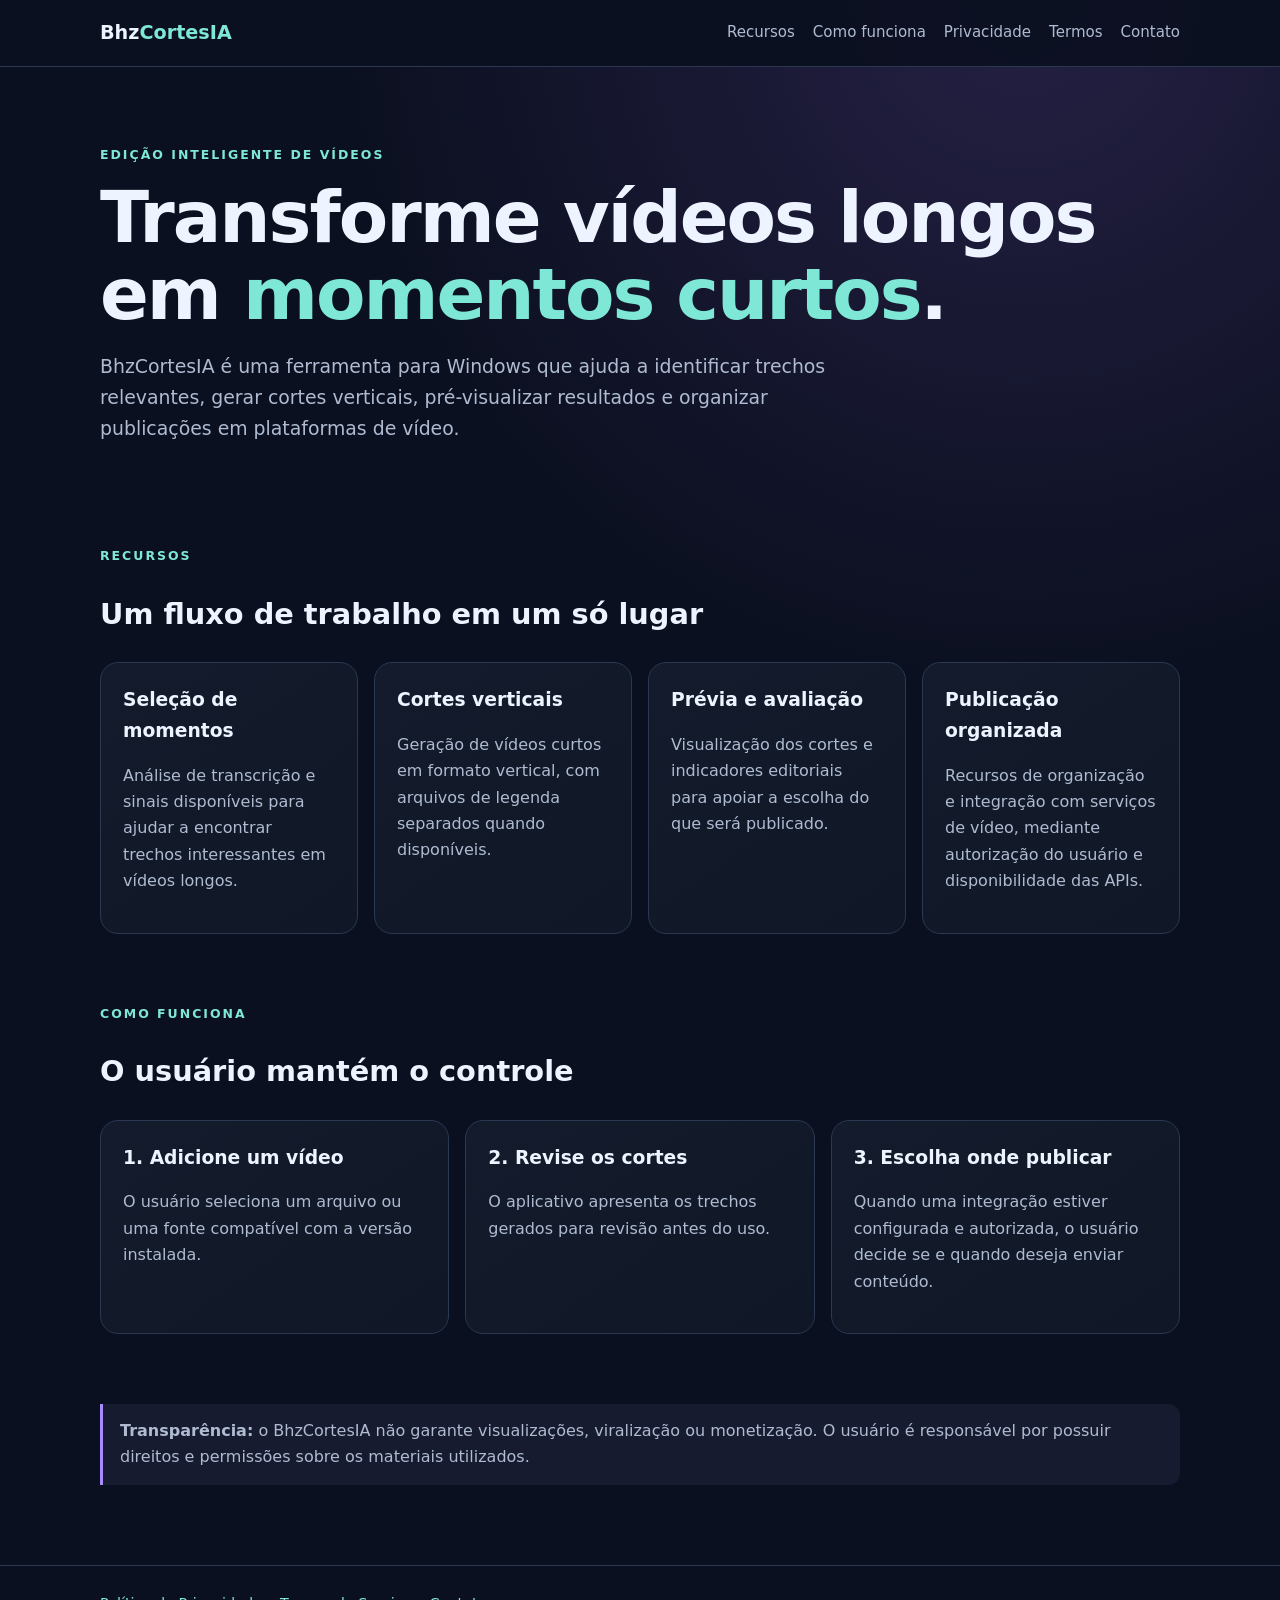
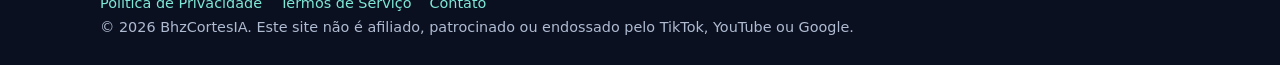
<file: index.html>
<!doctype html><html lang="pt-BR"><head><meta charset="utf-8"><meta name="viewport" content="width=device-width,initial-scale=1"><title>BhzCortesIA — Inteligência para vídeos curtos</title><meta name="description" content="Conheça o BhzCortesIA, ferramenta local para criar e organizar vídeos curtos."><link rel="stylesheet" href="assets/style.css"></head><body>
<header><div class="wrap nav"><a class="brand" href="index.html">Bhz<span>CortesIA</span></a><nav><a href="#recursos">Recursos</a><a href="#fluxo">Como funciona</a><a href="privacidade.html">Privacidade</a><a href="termos.html">Termos</a><a href="contato.html">Contato</a></nav></div></header>
<main><section class="wrap hero"><div class="eyebrow">Edição inteligente de vídeos</div><h1>Transforme vídeos longos em <span style="color:var(--accent)">momentos curtos</span>.</h1><p class="lead">BhzCortesIA é uma ferramenta para Windows que ajuda a identificar trechos relevantes, gerar cortes verticais, pré-visualizar resultados e organizar publicações em plataformas de vídeo.</p></section>
<section id="recursos" class="wrap"><div class="eyebrow">Recursos</div><h2>Um fluxo de trabalho em um só lugar</h2><div class="grid"><article class="card"><h3>Seleção de momentos</h3><p>Análise de transcrição e sinais disponíveis para ajudar a encontrar trechos interessantes em vídeos longos.</p></article><article class="card"><h3>Cortes verticais</h3><p>Geração de vídeos curtos em formato vertical, com arquivos de legenda separados quando disponíveis.</p></article><article class="card"><h3>Prévia e avaliação</h3><p>Visualização dos cortes e indicadores editoriais para apoiar a escolha do que será publicado.</p></article><article class="card"><h3>Publicação organizada</h3><p>Recursos de organização e integração com serviços de vídeo, mediante autorização do usuário e disponibilidade das APIs.</p></article></div></section>
<section id="fluxo" class="wrap"><div class="eyebrow">Como funciona</div><h2>O usuário mantém o controle</h2><div class="grid"><article class="card"><h3>1. Adicione um vídeo</h3><p>O usuário seleciona um arquivo ou uma fonte compatível com a versão instalada.</p></article><article class="card"><h3>2. Revise os cortes</h3><p>O aplicativo apresenta os trechos gerados para revisão antes do uso.</p></article><article class="card"><h3>3. Escolha onde publicar</h3><p>Quando uma integração estiver configurada e autorizada, o usuário decide se e quando deseja enviar conteúdo.</p></article></div></section>
<section class="wrap"><div class="notice"><b>Transparência:</b> o BhzCortesIA não garante visualizações, viralização ou monetização. O usuário é responsável por possuir direitos e permissões sobre os materiais utilizados.</div></section></main>
<footer><div class="wrap"><div class="links"><a href="privacidade.html">Política de Privacidade</a><a href="termos.html">Termos de Serviço</a><a href="contato.html">Contato</a></div>© 2026 BhzCortesIA. Este site não é afiliado, patrocinado ou endossado pelo TikTok, YouTube ou Google.</div></footer></body></html>
</file>
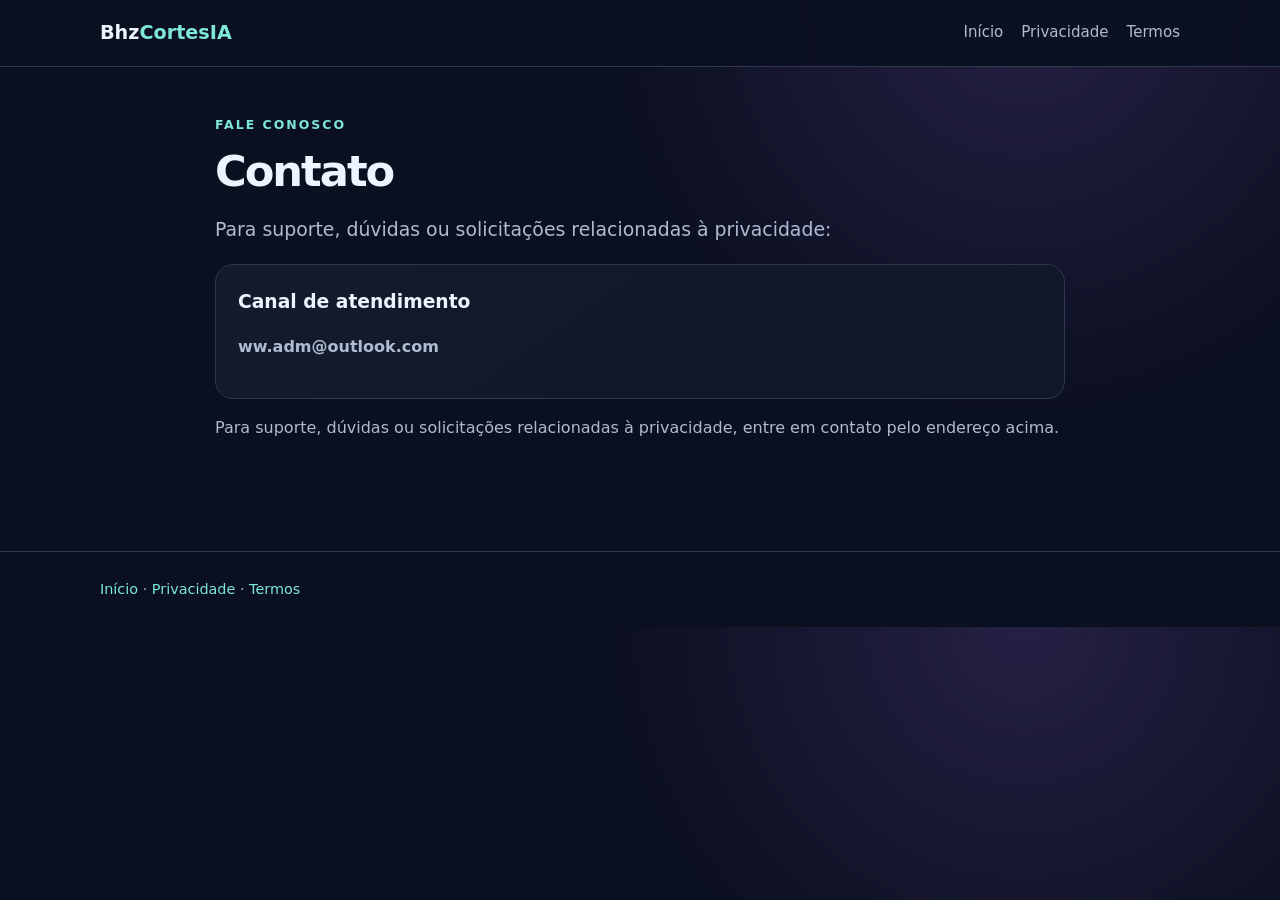
<file: contato.html>
<!doctype html><html lang="pt-BR"><head><meta charset="utf-8"><meta name="viewport" content="width=device-width,initial-scale=1"><title>Contato — BhzCortesIA</title><link rel="stylesheet" href="assets/style.css"></head><body><header><div class="wrap nav"><a class="brand" href="index.html">Bhz<span>CortesIA</span></a><nav><a href="index.html">Início</a><a href="privacidade.html">Privacidade</a><a href="termos.html">Termos</a></nav></div></header><main class="wrap doc"><div class="eyebrow">Fale conosco</div><h1>Contato</h1><p class="lead">Para suporte, dúvidas ou solicitações relacionadas à privacidade:</p><div class="card"><h3>Canal de atendimento</h3><p><b>ww.adm@outlook.com</b></p></div><p class="muted">Para suporte, dúvidas ou solicitações relacionadas à privacidade, entre em contato pelo endereço acima.</p></main><footer><div class="wrap"><a href="index.html">Início</a> · <a href="privacidade.html">Privacidade</a> · <a href="termos.html">Termos</a></div></footer></body></html>
</file>
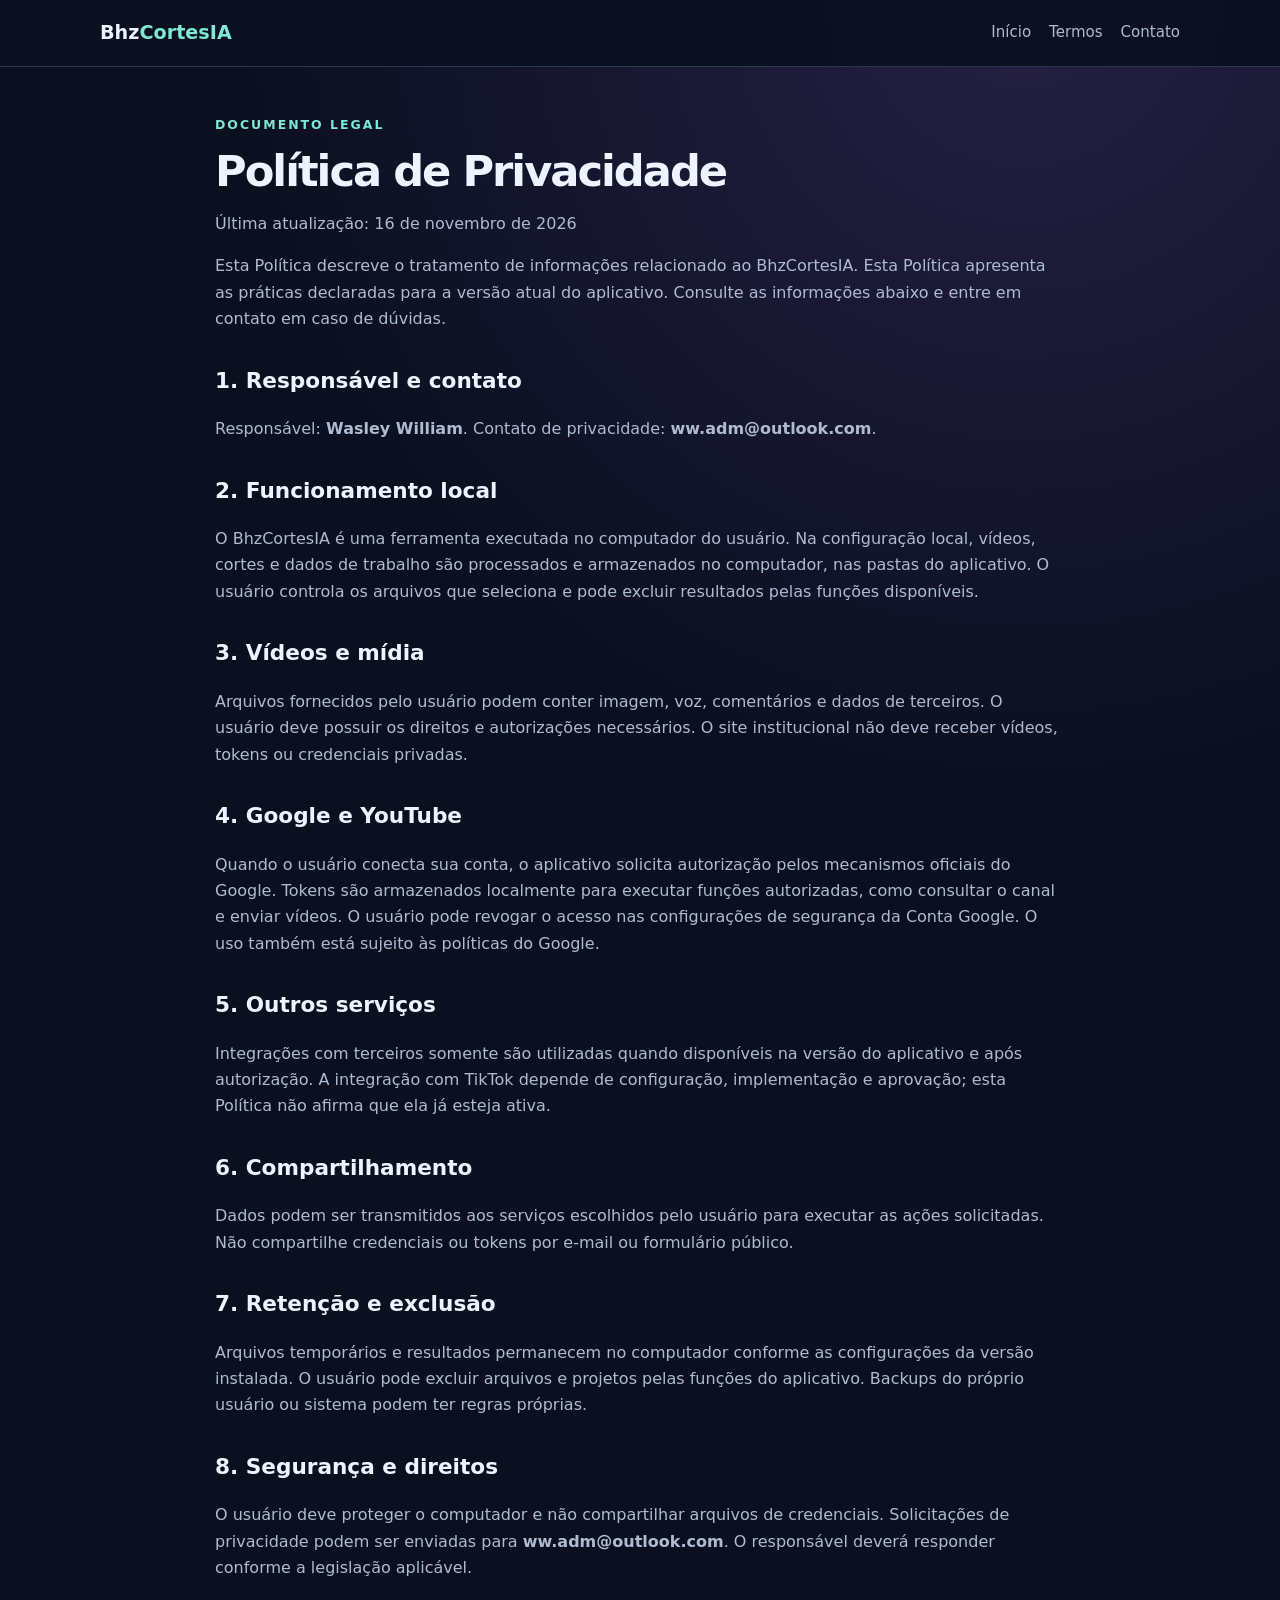
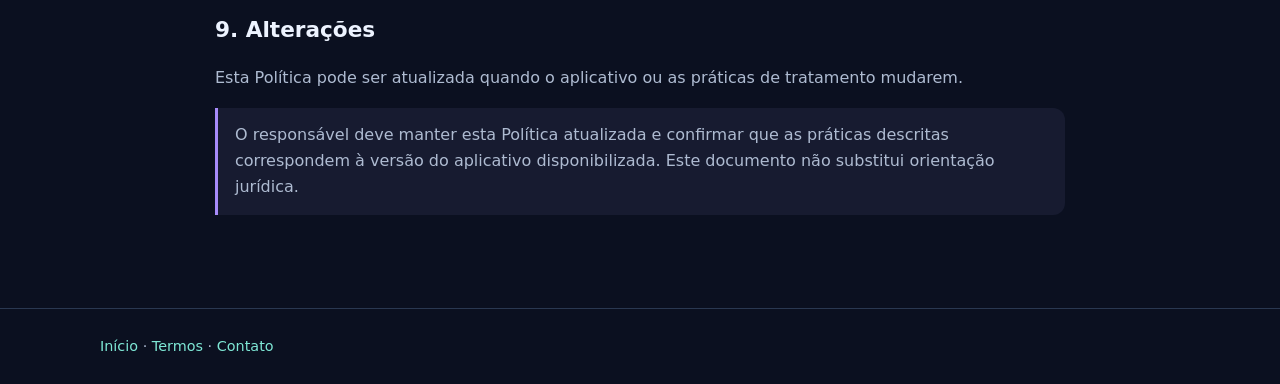
<file: privacidade.html>
<!doctype html><html lang="pt-BR"><head><meta charset="utf-8"><meta name="viewport" content="width=device-width,initial-scale=1"><title>Política de Privacidade — BhzCortesIA</title><link rel="stylesheet" href="assets/style.css"></head><body><header><div class="wrap nav"><a class="brand" href="index.html">Bhz<span>CortesIA</span></a><nav><a href="index.html">Início</a><a href="termos.html">Termos</a><a href="contato.html">Contato</a></nav></div></header><main class="wrap doc"><div class="eyebrow">Documento legal</div><h1>Política de Privacidade</h1><p class="updated">Última atualização: 16 de novembro de 2026</p>
<p>Esta Política descreve o tratamento de informações relacionado ao BhzCortesIA. Esta Política apresenta as práticas declaradas para a versão atual do aplicativo. Consulte as informações abaixo e entre em contato em caso de dúvidas.</p>
<h2>1. Responsável e contato</h2><p>Responsável: <b>Wasley William</b>. Contato de privacidade: <b>ww.adm@outlook.com</b>.</p>
<h2>2. Funcionamento local</h2><p>O BhzCortesIA é uma ferramenta executada no computador do usuário. Na configuração local, vídeos, cortes e dados de trabalho são processados e armazenados no computador, nas pastas do aplicativo. O usuário controla os arquivos que seleciona e pode excluir resultados pelas funções disponíveis.</p>
<h2>3. Vídeos e mídia</h2><p>Arquivos fornecidos pelo usuário podem conter imagem, voz, comentários e dados de terceiros. O usuário deve possuir os direitos e autorizações necessários. O site institucional não deve receber vídeos, tokens ou credenciais privadas.</p>
<h2>4. Google e YouTube</h2><p>Quando o usuário conecta sua conta, o aplicativo solicita autorização pelos mecanismos oficiais do Google. Tokens são armazenados localmente para executar funções autorizadas, como consultar o canal e enviar vídeos. O usuário pode revogar o acesso nas configurações de segurança da Conta Google. O uso também está sujeito às políticas do Google.</p>
<h2>5. Outros serviços</h2><p>Integrações com terceiros somente são utilizadas quando disponíveis na versão do aplicativo e após autorização. A integração com TikTok depende de configuração, implementação e aprovação; esta Política não afirma que ela já esteja ativa.</p>
<h2>6. Compartilhamento</h2><p>Dados podem ser transmitidos aos serviços escolhidos pelo usuário para executar as ações solicitadas. Não compartilhe credenciais ou tokens por e-mail ou formulário público.</p>
<h2>7. Retenção e exclusão</h2><p>Arquivos temporários e resultados permanecem no computador conforme as configurações da versão instalada. O usuário pode excluir arquivos e projetos pelas funções do aplicativo. Backups do próprio usuário ou sistema podem ter regras próprias.</p>
<h2>8. Segurança e direitos</h2><p>O usuário deve proteger o computador e não compartilhar arquivos de credenciais. Solicitações de privacidade podem ser enviadas para <b>ww.adm@outlook.com</b>. O responsável deverá responder conforme a legislação aplicável.</p>
<h2>9. Alterações</h2><p>Esta Política pode ser atualizada quando o aplicativo ou as práticas de tratamento mudarem.</p><div class="notice">O responsável deve manter esta Política atualizada e confirmar que as práticas descritas correspondem à versão do aplicativo disponibilizada. Este documento não substitui orientação jurídica.</div></main><footer><div class="wrap"><a href="index.html">Início</a> · <a href="termos.html">Termos</a> · <a href="contato.html">Contato</a></div></footer></body></html>
</file>
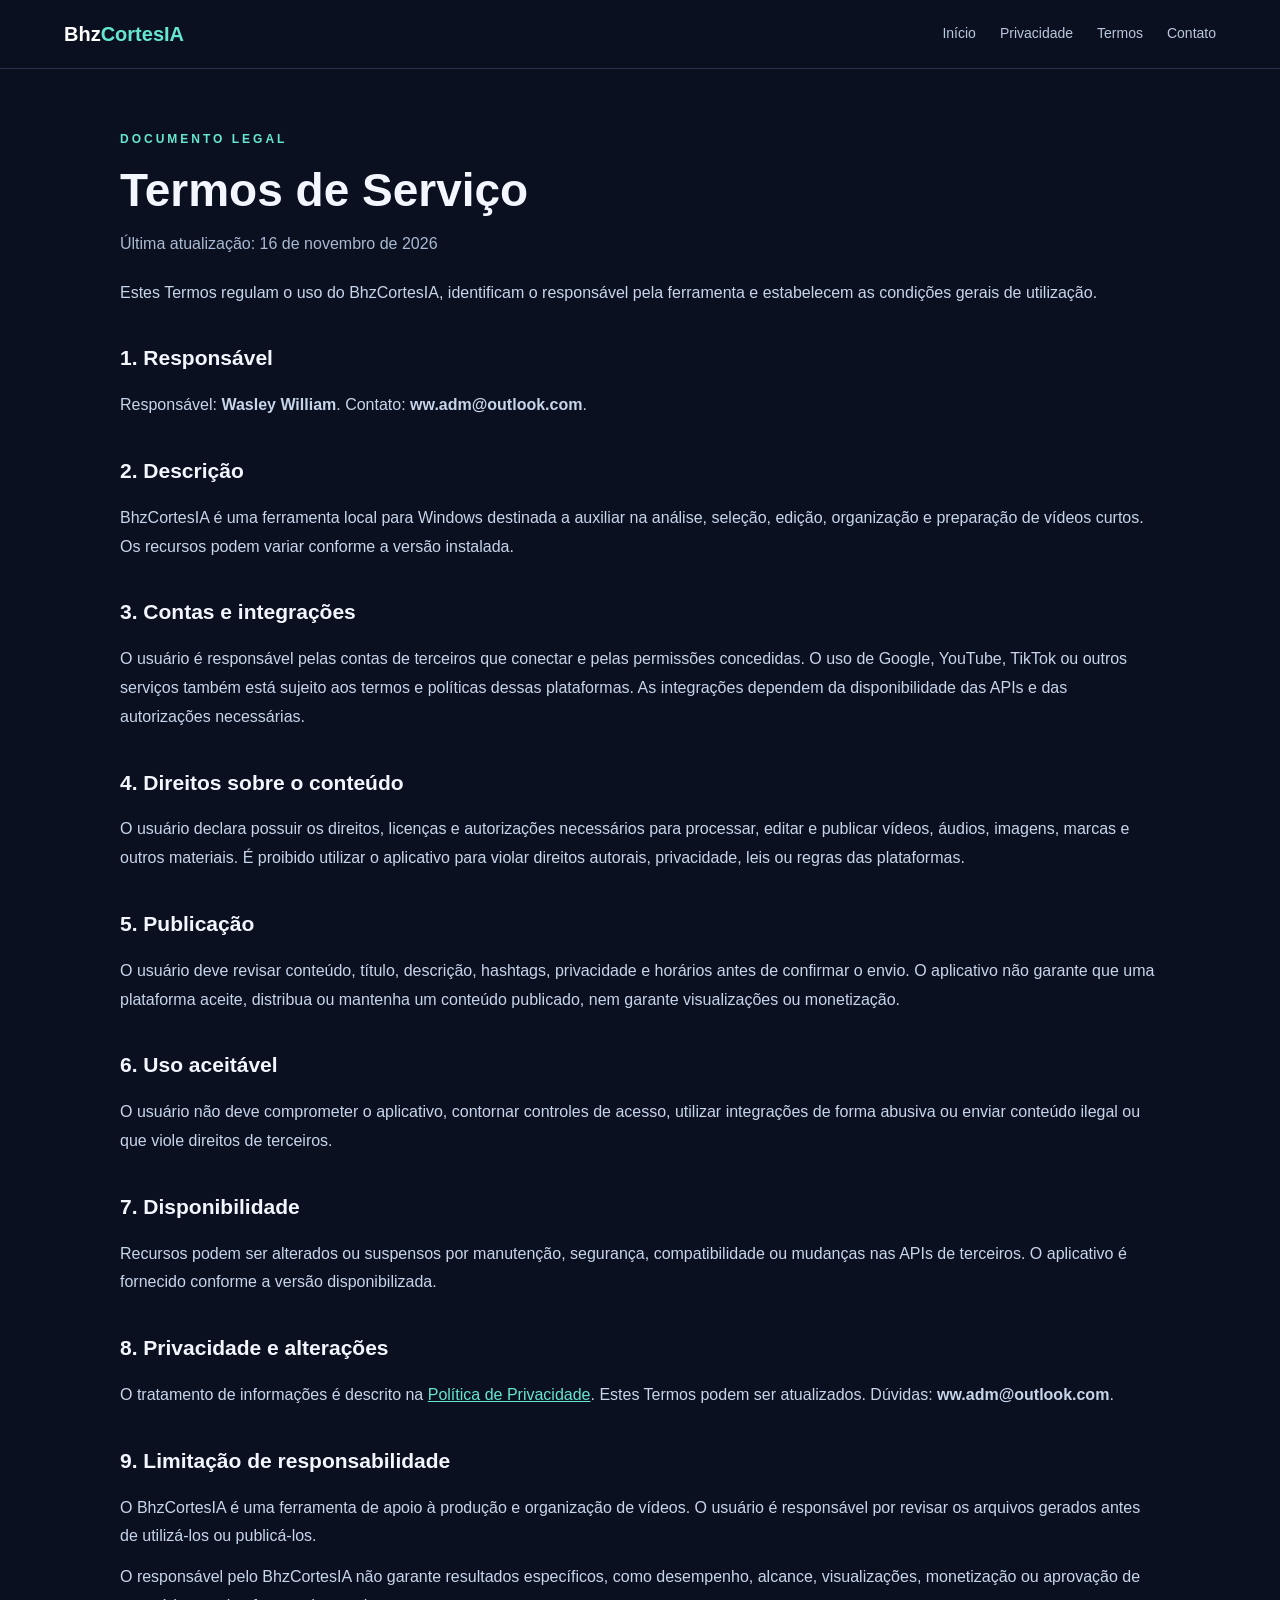
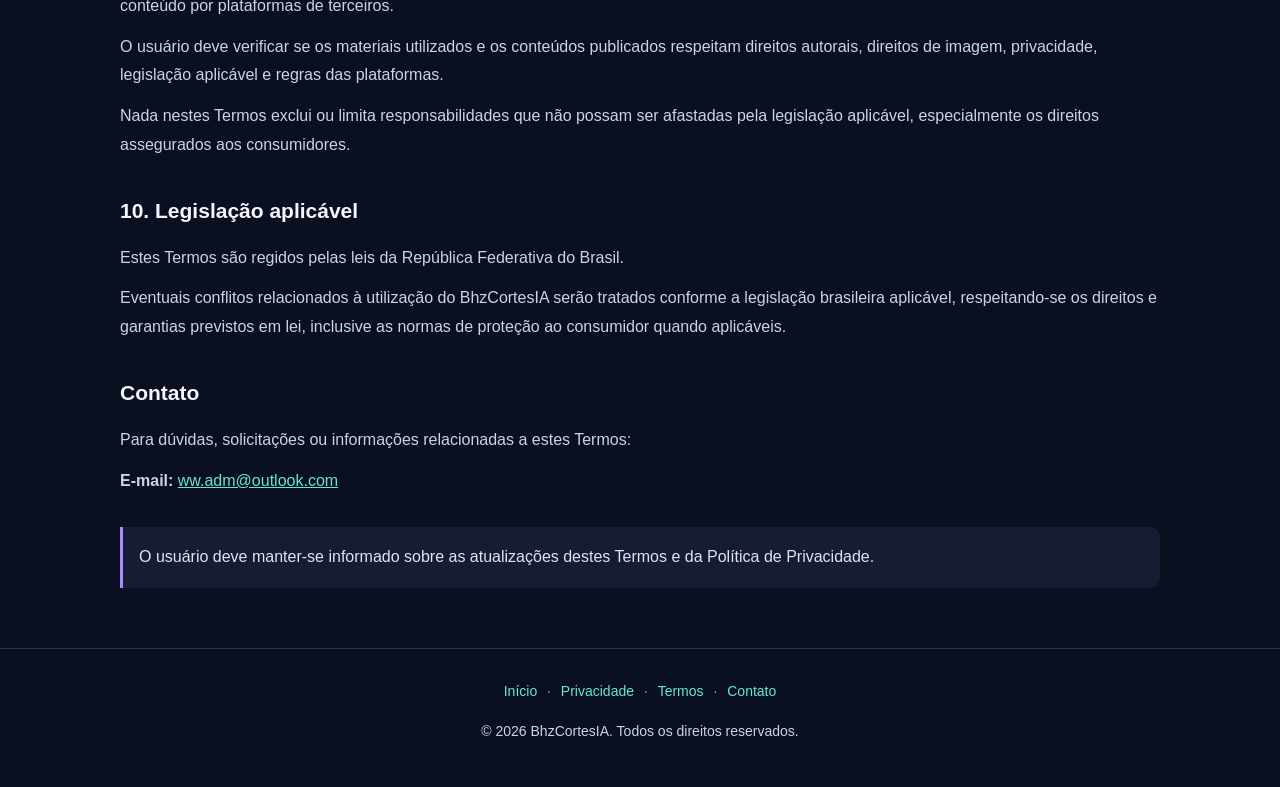
<file: termos.html>
<!DOCTYPE html>
<html lang="pt-BR">
<head>
    <meta charset="UTF-8">
    <meta name="viewport" content="width=device-width, initial-scale=1.0">
    <meta name="description" content="Termos de Serviço do BhzCortesIA. Conheça as condições de utilização da ferramenta.">
    <meta name="author" content="Wasley William">
    <title>Termos de Serviço | BhzCortesIA</title>

    <style>
        * {
            margin: 0;
            padding: 0;
            box-sizing: border-box;
        }

        body {
            font-family: Arial, Helvetica, sans-serif;
            background: #0b1020;
            color: #dbe5f5;
            line-height: 1.8;
        }

        header {
            width: 100%;
            border-bottom: 1px solid #26334a;
            padding: 16px 5%;
            background: #0b1020;
        }

        nav {
            max-width: 1200px;
            margin: auto;
            display: flex;
            justify-content: space-between;
            align-items: center;
            gap: 20px;
        }

        .logo {
            color: #ffffff;
            font-size: 20px;
            font-weight: bold;
            text-decoration: none;
        }

        .logo span {
            color: #65e6d0;
        }

        nav .links {
            display: flex;
            gap: 24px;
            flex-wrap: wrap;
        }

        nav a {
            color: #b9c7dc;
            text-decoration: none;
            font-size: 14px;
        }

        nav a:hover {
            color: #65e6d0;
        }

        main {
            max-width: 1100px;
            margin: 60px auto;
            padding: 0 30px;
        }

        .eyebrow {
            color: #65e6d0;
            font-size: 12px;
            font-weight: bold;
            letter-spacing: 3px;
            text-transform: uppercase;
            margin-bottom: 12px;
        }

        h1 {
            color: #f3f6ff;
            font-size: clamp(32px, 5vw, 46px);
            line-height: 1.2;
            margin-bottom: 12px;
        }

        .date {
            color: #a9b9d2;
            margin-bottom: 20px;
        }

        .intro {
            color: #c7d5eb;
            margin-bottom: 32px;
        }

        section {
            margin-bottom: 32px;
        }

        h2 {
            color: #f3f6ff;
            font-size: 21px;
            margin-bottom: 14px;
        }

        p {
            color: #c7d5eb;
            margin-bottom: 12px;
        }

        a {
            color: #65e6d0;
        }

        .highlight {
            background: #171c32;
            border-left: 3px solid #a78bfa;
            padding: 16px;
            border-radius: 0 10px 10px 0;
            margin-top: 16px;
        }

        footer {
            border-top: 1px solid #26334a;
            padding: 30px 5%;
            text-align: center;
            color: #9eacc3;
            font-size: 14px;
        }

        footer a {
            color: #65e6d0;
            text-decoration: none;
            margin: 0 6px;
        }

        @media (max-width: 650px) {
            nav {
                align-items: flex-start;
                flex-direction: column;
            }

            nav .links {
                gap: 15px;
            }

            main {
                margin: 35px auto;
                padding: 0 20px;
            }

            h2 {
                font-size: 19px;
            }
        }
    </style>
</head>

<body>

<header>
    <nav>
        <a href="index.html" class="logo">
            Bhz<span>CortesIA</span>
        </a>

        <div class="links">
            <a href="index.html">Início</a>
            <a href="privacidade.html">Privacidade</a>
            <a href="termos.html">Termos</a>
            <a href="contato.html">Contato</a>
        </div>
    </nav>
</header>

<main>

    <div class="eyebrow">Documento legal</div>

    <h1>Termos de Serviço</h1>

    <p class="date">Última atualização: 16 de novembro de 2026</p>

    <p class="intro">
        Estes Termos regulam o uso do BhzCortesIA, identificam o
        responsável pela ferramenta e estabelecem as condições gerais
        de utilização.
    </p>

    <section>
        <h2>1. Responsável</h2>
        <p>
            Responsável: <strong>Wasley William</strong>.
            Contato: <strong>ww.adm@outlook.com</strong>.
        </p>
    </section>

    <section>
        <h2>2. Descrição</h2>
        <p>
            BhzCortesIA é uma ferramenta local para Windows destinada
            a auxiliar na análise, seleção, edição, organização e
            preparação de vídeos curtos. Os recursos podem variar
            conforme a versão instalada.
        </p>
    </section>

    <section>
        <h2>3. Contas e integrações</h2>
        <p>
            O usuário é responsável pelas contas de terceiros que
            conectar e pelas permissões concedidas. O uso de Google,
            YouTube, TikTok ou outros serviços também está sujeito
            aos termos e políticas dessas plataformas. As integrações
            dependem da disponibilidade das APIs e das autorizações
            necessárias.
        </p>
    </section>

    <section>
        <h2>4. Direitos sobre o conteúdo</h2>
        <p>
            O usuário declara possuir os direitos, licenças e
            autorizações necessários para processar, editar e publicar
            vídeos, áudios, imagens, marcas e outros materiais.
            É proibido utilizar o aplicativo para violar direitos
            autorais, privacidade, leis ou regras das plataformas.
        </p>
    </section>

    <section>
        <h2>5. Publicação</h2>
        <p>
            O usuário deve revisar conteúdo, título, descrição,
            hashtags, privacidade e horários antes de confirmar
            o envio. O aplicativo não garante que uma plataforma
            aceite, distribua ou mantenha um conteúdo publicado,
            nem garante visualizações ou monetização.
        </p>
    </section>

    <section>
        <h2>6. Uso aceitável</h2>
        <p>
            O usuário não deve comprometer o aplicativo, contornar
            controles de acesso, utilizar integrações de forma abusiva
            ou enviar conteúdo ilegal ou que viole direitos de terceiros.
        </p>
    </section>

    <section>
        <h2>7. Disponibilidade</h2>
        <p>
            Recursos podem ser alterados ou suspensos por manutenção,
            segurança, compatibilidade ou mudanças nas APIs de terceiros.
            O aplicativo é fornecido conforme a versão disponibilizada.
        </p>
    </section>

    <section>
        <h2>8. Privacidade e alterações</h2>
        <p>
            O tratamento de informações é descrito na
            <a href="privacidade.html">Política de Privacidade</a>.
            Estes Termos podem ser atualizados. Dúvidas:
            <strong>ww.adm@outlook.com</strong>.
        </p>
    </section>

    <section>
        <h2>9. Limitação de responsabilidade</h2>
        <p>
            O BhzCortesIA é uma ferramenta de apoio à produção e
            organização de vídeos. O usuário é responsável por revisar
            os arquivos gerados antes de utilizá-los ou publicá-los.
        </p>
        <p>
            O responsável pelo BhzCortesIA não garante resultados
            específicos, como desempenho, alcance, visualizações,
            monetização ou aprovação de conteúdo por plataformas
            de terceiros.
        </p>
        <p>
            O usuário deve verificar se os materiais utilizados e
            os conteúdos publicados respeitam direitos autorais,
            direitos de imagem, privacidade, legislação aplicável
            e regras das plataformas.
        </p>
        <p>
            Nada nestes Termos exclui ou limita responsabilidades
            que não possam ser afastadas pela legislação aplicável,
            especialmente os direitos assegurados aos consumidores.
        </p>
    </section>

    <section>
        <h2>10. Legislação aplicável</h2>
        <p>
            Estes Termos são regidos pelas leis da República
            Federativa do Brasil.
        </p>
        <p>
            Eventuais conflitos relacionados à utilização do
            BhzCortesIA serão tratados conforme a legislação
            brasileira aplicável, respeitando-se os direitos e
            garantias previstos em lei, inclusive as normas de
            proteção ao consumidor quando aplicáveis.
        </p>
    </section>

    <section>
        <h2>Contato</h2>
        <p>
            Para dúvidas, solicitações ou informações relacionadas
            a estes Termos:
        </p>
        <p>
            <strong>E-mail:</strong>
            <a href="mailto:ww.adm@outlook.com">
                ww.adm@outlook.com
            </a>
        </p>
    </section>

    <div class="highlight">
        O usuário deve manter-se informado sobre as atualizações
        destes Termos e da Política de Privacidade.
    </div>

</main>

<footer>
    <a href="index.html">Início</a> ·
    <a href="privacidade.html">Privacidade</a> ·
    <a href="termos.html">Termos</a> ·
    <a href="contato.html">Contato</a>

    <p style="margin-top: 15px;">
        © 2026 BhzCortesIA. Todos os direitos reservados.
    </p>
</footer>

</body>
</html>
</file>
<file: assets/style.css>
:root{--bg:#0b1020;--panel:#131b2c;--text:#edf3ff;--muted:#aebbd1;--accent:#7ee7d5;--accent2:#a78bfa;--line:#2a3851}
*{box-sizing:border-box}body{margin:0;background:radial-gradient(circle at 80% 0%,#252044 0,transparent 35%),var(--bg);color:var(--text);font:16px/1.65 system-ui,Segoe UI,Arial,sans-serif}
a{color:var(--accent);text-decoration:none}a:hover{text-decoration:underline}.wrap{width:min(1080px,92%);margin:auto}
header{border-bottom:1px solid var(--line);background:#0b1020ef;position:sticky;top:0}.nav{display:flex;justify-content:space-between;align-items:center;gap:20px;padding:17px 0}.brand{font-size:1.2rem;font-weight:800;color:var(--text)}.brand span{color:var(--accent)}nav,.links{display:flex;gap:18px;flex-wrap:wrap}nav a{color:var(--muted);font-size:.94rem}
.hero{padding:78px 0 48px}.eyebrow{color:var(--accent);font-size:.78rem;letter-spacing:2px;font-weight:800;text-transform:uppercase}h1{font-size:clamp(2.4rem,6vw,4.5rem);line-height:1.06;letter-spacing:-2px;margin:14px 0}h2{font-size:1.8rem}h3{margin:0 0 8px}.lead{font-size:1.18rem;color:var(--muted);max-width:780px}
section{padding:35px 0}.grid{display:grid;grid-template-columns:repeat(auto-fit,minmax(220px,1fr));gap:16px}.card{background:linear-gradient(145deg,var(--panel),#101827);border:1px solid var(--line);border-radius:18px;padding:22px}.card p,.muted{color:var(--muted)}.notice{border-left:3px solid var(--accent2);padding:14px 17px;background:#171b30;border-radius:0 12px 12px 0;color:var(--muted)}
.doc{max-width:850px;padding:48px 0}.doc h1{font-size:2.7rem}.doc h2{font-size:1.35rem;margin-top:30px}.doc p,.doc li{color:var(--muted)}.updated{color:var(--accent)}footer{border-top:1px solid var(--line);margin-top:45px;padding:26px 0;color:var(--muted);font-size:.9rem}
@media(max-width:650px){.nav{align-items:flex-start;flex-direction:column}.hero{padding:50px 0 30px}h1{letter-spacing:-1px}}
</file>
